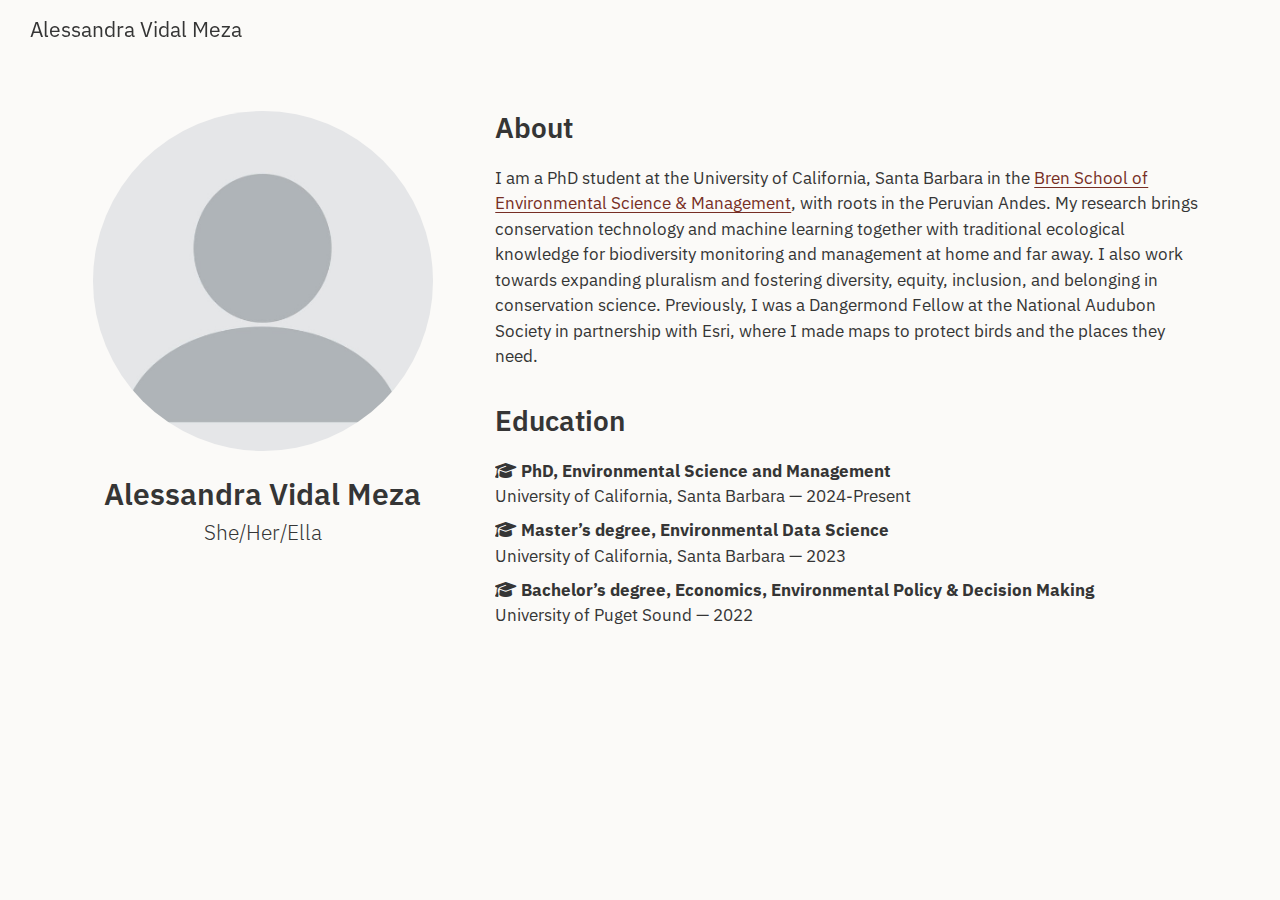
<file: docs/index.html>
<!DOCTYPE html>
<html xmlns="http://www.w3.org/1999/xhtml" lang="en" xml:lang="en"><head>

<meta charset="utf-8">
<meta name="generator" content="quarto-1.4.555">

<meta name="viewport" content="width=device-width, initial-scale=1.0, user-scalable=yes">


<title>Alessandra Vidal Meza</title>
<style>
code{white-space: pre-wrap;}
span.smallcaps{font-variant: small-caps;}
div.columns{display: flex; gap: min(4vw, 1.5em);}
div.column{flex: auto; overflow-x: auto;}
div.hanging-indent{margin-left: 1.5em; text-indent: -1.5em;}
ul.task-list{list-style: none;}
ul.task-list li input[type="checkbox"] {
  width: 0.8em;
  margin: 0 0.8em 0.2em -1em; /* quarto-specific, see https://github.com/quarto-dev/quarto-cli/issues/4556 */ 
  vertical-align: middle;
}
</style>


<script src="site_libs/quarto-nav/quarto-nav.js"></script>
<link href="./images/favicon.png" rel="icon" type="image/png">
<script src="site_libs/clipboard/clipboard.min.js"></script>
<script src="site_libs/quarto-html/quarto.js"></script>
<script src="site_libs/quarto-html/popper.min.js"></script>
<script src="site_libs/quarto-html/tippy.umd.min.js"></script>
<link href="site_libs/quarto-html/tippy.css" rel="stylesheet">
<link href="site_libs/quarto-html/quarto-syntax-highlighting.css" rel="stylesheet" id="quarto-text-highlighting-styles">
<script src="site_libs/bootstrap/bootstrap.min.js"></script>
<link href="site_libs/bootstrap/bootstrap-icons.css" rel="stylesheet">
<link href="site_libs/bootstrap/bootstrap.min.css" rel="stylesheet" id="quarto-bootstrap" data-mode="light">
<link href="site_libs/quarto-contrib/fontawesome6-0.1.0/all.css" rel="stylesheet">
<link href="site_libs/quarto-contrib/fontawesome6-0.1.0/latex-fontsize.css" rel="stylesheet">
<script id="quarto-search-options" type="application/json">{
  "language": {
    "search-no-results-text": "No results",
    "search-matching-documents-text": "matching documents",
    "search-copy-link-title": "Copy link to search",
    "search-hide-matches-text": "Hide additional matches",
    "search-more-match-text": "more match in this document",
    "search-more-matches-text": "more matches in this document",
    "search-clear-button-title": "Clear",
    "search-text-placeholder": "",
    "search-detached-cancel-button-title": "Cancel",
    "search-submit-button-title": "Submit",
    "search-label": "Search"
  }
}</script>


<link rel="stylesheet" href="styles.css">
</head>

<body class="nav-fixed">

<div id="quarto-search-results"></div>
  <header id="quarto-header" class="headroom fixed-top">
    <nav class="navbar navbar-expand-lg " data-bs-theme="dark">
      <div class="navbar-container container-fluid">
      <div class="navbar-brand-container mx-auto">
    <a class="navbar-brand" href="./index.html">
    <span class="navbar-title">Alessandra Vidal Meza</span>
    </a>
  </div>
        <div class="quarto-navbar-tools tools-end">
</div>
      </div> <!-- /container-fluid -->
    </nav>
</header>
<!-- content -->
<div id="quarto-content" class="quarto-container page-columns page-rows-contents page-layout-full page-navbar">
<!-- sidebar -->
<!-- margin-sidebar -->
    
<!-- main -->
<div class="quarto-about-trestles content column-page">
  <div class="about-entity">
    <img src="images/headshot.jpg" class="about-image
  round " style="height: 20em; width: 20em;">
<header id="title-block-header" class="quarto-title-block default">
<div class="quarto-title">
<h1 class="title">Alessandra Vidal Meza</h1>
<p class="subtitle lead">She/Her/Ella</p>
</div>
<div class="quarto-title-meta column-page">
  </div>
</header>
  </div>
  <div class="about-contents"><main class="content column-page" id="quarto-document-content">
<section id="about" class="level2">
<h2 data-anchor-id="about">About</h2>
<p>I am a PhD student at the University of California, Santa Barbara in the <a href="https://bren.ucsb.edu/">Bren School of Environmental Science &amp; Management</a>, with roots in the Peruvian Andes. My research brings conservation technology and machine learning together with traditional ecological knowledge for biodiversity monitoring and management at home and far away. I also work towards expanding pluralism and fostering diversity, equity, inclusion, and belonging in conservation science. Previously, I was a Dangermond Fellow at the National Audubon Society in partnership with Esri, where I made maps to protect birds and the places they need.</p>
</section>
<section id="education" class="level2">
<h2 data-anchor-id="education">Education</h2>
<dl>
<dt><i class="fa-solid fa-graduation-cap" aria-label="graduation-cap"></i> PhD, Environmental Science and Management</dt>
<dd>
University of California, Santa Barbara — 2024-Present
</dd>
<dt><i class="fa-solid fa-graduation-cap" aria-label="graduation-cap"></i> Master’s degree, Environmental Data Science</dt>
<dd>
University of California, Santa Barbara — 2023
</dd>
<dt><i class="fa-solid fa-graduation-cap" aria-label="graduation-cap"></i> Bachelor’s degree, Economics, Environmental Policy &amp; Decision Making</dt>
<dd>
University of Puget Sound — 2022
</dd>
</dl>


</section>
</main></div>
</div>
 <!-- /main -->
<script id="quarto-html-after-body" type="application/javascript">
window.document.addEventListener("DOMContentLoaded", function (event) {
  const toggleBodyColorMode = (bsSheetEl) => {
    const mode = bsSheetEl.getAttribute("data-mode");
    const bodyEl = window.document.querySelector("body");
    if (mode === "dark") {
      bodyEl.classList.add("quarto-dark");
      bodyEl.classList.remove("quarto-light");
    } else {
      bodyEl.classList.add("quarto-light");
      bodyEl.classList.remove("quarto-dark");
    }
  }
  const toggleBodyColorPrimary = () => {
    const bsSheetEl = window.document.querySelector("link#quarto-bootstrap");
    if (bsSheetEl) {
      toggleBodyColorMode(bsSheetEl);
    }
  }
  toggleBodyColorPrimary();  
  const isCodeAnnotation = (el) => {
    for (const clz of el.classList) {
      if (clz.startsWith('code-annotation-')) {                     
        return true;
      }
    }
    return false;
  }
  const clipboard = new window.ClipboardJS('.code-copy-button', {
    text: function(trigger) {
      const codeEl = trigger.previousElementSibling.cloneNode(true);
      for (const childEl of codeEl.children) {
        if (isCodeAnnotation(childEl)) {
          childEl.remove();
        }
      }
      return codeEl.innerText;
    }
  });
  clipboard.on('success', function(e) {
    // button target
    const button = e.trigger;
    // don't keep focus
    button.blur();
    // flash "checked"
    button.classList.add('code-copy-button-checked');
    var currentTitle = button.getAttribute("title");
    button.setAttribute("title", "Copied!");
    let tooltip;
    if (window.bootstrap) {
      button.setAttribute("data-bs-toggle", "tooltip");
      button.setAttribute("data-bs-placement", "left");
      button.setAttribute("data-bs-title", "Copied!");
      tooltip = new bootstrap.Tooltip(button, 
        { trigger: "manual", 
          customClass: "code-copy-button-tooltip",
          offset: [0, -8]});
      tooltip.show();    
    }
    setTimeout(function() {
      if (tooltip) {
        tooltip.hide();
        button.removeAttribute("data-bs-title");
        button.removeAttribute("data-bs-toggle");
        button.removeAttribute("data-bs-placement");
      }
      button.setAttribute("title", currentTitle);
      button.classList.remove('code-copy-button-checked');
    }, 1000);
    // clear code selection
    e.clearSelection();
  });
    var localhostRegex = new RegExp(/^(?:http|https):\/\/localhost\:?[0-9]*\//);
    var mailtoRegex = new RegExp(/^mailto:/);
      var filterRegex = new RegExp('/' + window.location.host + '/');
    var isInternal = (href) => {
        return filterRegex.test(href) || localhostRegex.test(href) || mailtoRegex.test(href);
    }
    // Inspect non-navigation links and adorn them if external
 	var links = window.document.querySelectorAll('a[href]:not(.nav-link):not(.navbar-brand):not(.toc-action):not(.sidebar-link):not(.sidebar-item-toggle):not(.pagination-link):not(.no-external):not([aria-hidden]):not(.dropdown-item):not(.quarto-navigation-tool)');
    for (var i=0; i<links.length; i++) {
      const link = links[i];
      if (!isInternal(link.href)) {
        // undo the damage that might have been done by quarto-nav.js in the case of
        // links that we want to consider external
        if (link.dataset.originalHref !== undefined) {
          link.href = link.dataset.originalHref;
        }
          // target, if specified
          link.setAttribute("target", "_blank");
          if (link.getAttribute("rel") === null) {
            link.setAttribute("rel", "noopener");
          }
      }
    }
  function tippyHover(el, contentFn, onTriggerFn, onUntriggerFn) {
    const config = {
      allowHTML: true,
      maxWidth: 500,
      delay: 100,
      arrow: false,
      appendTo: function(el) {
          return el.parentElement;
      },
      interactive: true,
      interactiveBorder: 10,
      theme: 'quarto',
      placement: 'bottom-start',
    };
    if (contentFn) {
      config.content = contentFn;
    }
    if (onTriggerFn) {
      config.onTrigger = onTriggerFn;
    }
    if (onUntriggerFn) {
      config.onUntrigger = onUntriggerFn;
    }
    window.tippy(el, config); 
  }
  const noterefs = window.document.querySelectorAll('a[role="doc-noteref"]');
  for (var i=0; i<noterefs.length; i++) {
    const ref = noterefs[i];
    tippyHover(ref, function() {
      // use id or data attribute instead here
      let href = ref.getAttribute('data-footnote-href') || ref.getAttribute('href');
      try { href = new URL(href).hash; } catch {}
      const id = href.replace(/^#\/?/, "");
      const note = window.document.getElementById(id);
      if (note) {
        return note.innerHTML;
      } else {
        return "";
      }
    });
  }
  const xrefs = window.document.querySelectorAll('a.quarto-xref');
  const processXRef = (id, note) => {
    // Strip column container classes
    const stripColumnClz = (el) => {
      el.classList.remove("page-full", "page-columns");
      if (el.children) {
        for (const child of el.children) {
          stripColumnClz(child);
        }
      }
    }
    stripColumnClz(note)
    if (id === null || id.startsWith('sec-')) {
      // Special case sections, only their first couple elements
      const container = document.createElement("div");
      if (note.children && note.children.length > 2) {
        container.appendChild(note.children[0].cloneNode(true));
        for (let i = 1; i < note.children.length; i++) {
          const child = note.children[i];
          if (child.tagName === "P" && child.innerText === "") {
            continue;
          } else {
            container.appendChild(child.cloneNode(true));
            break;
          }
        }
        if (window.Quarto?.typesetMath) {
          window.Quarto.typesetMath(container);
        }
        return container.innerHTML
      } else {
        if (window.Quarto?.typesetMath) {
          window.Quarto.typesetMath(note);
        }
        return note.innerHTML;
      }
    } else {
      // Remove any anchor links if they are present
      const anchorLink = note.querySelector('a.anchorjs-link');
      if (anchorLink) {
        anchorLink.remove();
      }
      if (window.Quarto?.typesetMath) {
        window.Quarto.typesetMath(note);
      }
      // TODO in 1.5, we should make sure this works without a callout special case
      if (note.classList.contains("callout")) {
        return note.outerHTML;
      } else {
        return note.innerHTML;
      }
    }
  }
  for (var i=0; i<xrefs.length; i++) {
    const xref = xrefs[i];
    tippyHover(xref, undefined, function(instance) {
      instance.disable();
      let url = xref.getAttribute('href');
      let hash = undefined; 
      if (url.startsWith('#')) {
        hash = url;
      } else {
        try { hash = new URL(url).hash; } catch {}
      }
      if (hash) {
        const id = hash.replace(/^#\/?/, "");
        const note = window.document.getElementById(id);
        if (note !== null) {
          try {
            const html = processXRef(id, note.cloneNode(true));
            instance.setContent(html);
          } finally {
            instance.enable();
            instance.show();
          }
        } else {
          // See if we can fetch this
          fetch(url.split('#')[0])
          .then(res => res.text())
          .then(html => {
            const parser = new DOMParser();
            const htmlDoc = parser.parseFromString(html, "text/html");
            const note = htmlDoc.getElementById(id);
            if (note !== null) {
              const html = processXRef(id, note);
              instance.setContent(html);
            } 
          }).finally(() => {
            instance.enable();
            instance.show();
          });
        }
      } else {
        // See if we can fetch a full url (with no hash to target)
        // This is a special case and we should probably do some content thinning / targeting
        fetch(url)
        .then(res => res.text())
        .then(html => {
          const parser = new DOMParser();
          const htmlDoc = parser.parseFromString(html, "text/html");
          const note = htmlDoc.querySelector('main.content');
          if (note !== null) {
            // This should only happen for chapter cross references
            // (since there is no id in the URL)
            // remove the first header
            if (note.children.length > 0 && note.children[0].tagName === "HEADER") {
              note.children[0].remove();
            }
            const html = processXRef(null, note);
            instance.setContent(html);
          } 
        }).finally(() => {
          instance.enable();
          instance.show();
        });
      }
    }, function(instance) {
    });
  }
      let selectedAnnoteEl;
      const selectorForAnnotation = ( cell, annotation) => {
        let cellAttr = 'data-code-cell="' + cell + '"';
        let lineAttr = 'data-code-annotation="' +  annotation + '"';
        const selector = 'span[' + cellAttr + '][' + lineAttr + ']';
        return selector;
      }
      const selectCodeLines = (annoteEl) => {
        const doc = window.document;
        const targetCell = annoteEl.getAttribute("data-target-cell");
        const targetAnnotation = annoteEl.getAttribute("data-target-annotation");
        const annoteSpan = window.document.querySelector(selectorForAnnotation(targetCell, targetAnnotation));
        const lines = annoteSpan.getAttribute("data-code-lines").split(",");
        const lineIds = lines.map((line) => {
          return targetCell + "-" + line;
        })
        let top = null;
        let height = null;
        let parent = null;
        if (lineIds.length > 0) {
            //compute the position of the single el (top and bottom and make a div)
            const el = window.document.getElementById(lineIds[0]);
            top = el.offsetTop;
            height = el.offsetHeight;
            parent = el.parentElement.parentElement;
          if (lineIds.length > 1) {
            const lastEl = window.document.getElementById(lineIds[lineIds.length - 1]);
            const bottom = lastEl.offsetTop + lastEl.offsetHeight;
            height = bottom - top;
          }
          if (top !== null && height !== null && parent !== null) {
            // cook up a div (if necessary) and position it 
            let div = window.document.getElementById("code-annotation-line-highlight");
            if (div === null) {
              div = window.document.createElement("div");
              div.setAttribute("id", "code-annotation-line-highlight");
              div.style.position = 'absolute';
              parent.appendChild(div);
            }
            div.style.top = top - 2 + "px";
            div.style.height = height + 4 + "px";
            div.style.left = 0;
            let gutterDiv = window.document.getElementById("code-annotation-line-highlight-gutter");
            if (gutterDiv === null) {
              gutterDiv = window.document.createElement("div");
              gutterDiv.setAttribute("id", "code-annotation-line-highlight-gutter");
              gutterDiv.style.position = 'absolute';
              const codeCell = window.document.getElementById(targetCell);
              const gutter = codeCell.querySelector('.code-annotation-gutter');
              gutter.appendChild(gutterDiv);
            }
            gutterDiv.style.top = top - 2 + "px";
            gutterDiv.style.height = height + 4 + "px";
          }
          selectedAnnoteEl = annoteEl;
        }
      };
      const unselectCodeLines = () => {
        const elementsIds = ["code-annotation-line-highlight", "code-annotation-line-highlight-gutter"];
        elementsIds.forEach((elId) => {
          const div = window.document.getElementById(elId);
          if (div) {
            div.remove();
          }
        });
        selectedAnnoteEl = undefined;
      };
        // Handle positioning of the toggle
    window.addEventListener(
      "resize",
      throttle(() => {
        elRect = undefined;
        if (selectedAnnoteEl) {
          selectCodeLines(selectedAnnoteEl);
        }
      }, 10)
    );
    function throttle(fn, ms) {
    let throttle = false;
    let timer;
      return (...args) => {
        if(!throttle) { // first call gets through
            fn.apply(this, args);
            throttle = true;
        } else { // all the others get throttled
            if(timer) clearTimeout(timer); // cancel #2
            timer = setTimeout(() => {
              fn.apply(this, args);
              timer = throttle = false;
            }, ms);
        }
      };
    }
      // Attach click handler to the DT
      const annoteDls = window.document.querySelectorAll('dt[data-target-cell]');
      for (const annoteDlNode of annoteDls) {
        annoteDlNode.addEventListener('click', (event) => {
          const clickedEl = event.target;
          if (clickedEl !== selectedAnnoteEl) {
            unselectCodeLines();
            const activeEl = window.document.querySelector('dt[data-target-cell].code-annotation-active');
            if (activeEl) {
              activeEl.classList.remove('code-annotation-active');
            }
            selectCodeLines(clickedEl);
            clickedEl.classList.add('code-annotation-active');
          } else {
            // Unselect the line
            unselectCodeLines();
            clickedEl.classList.remove('code-annotation-active');
          }
        });
      }
  const findCites = (el) => {
    const parentEl = el.parentElement;
    if (parentEl) {
      const cites = parentEl.dataset.cites;
      if (cites) {
        return {
          el,
          cites: cites.split(' ')
        };
      } else {
        return findCites(el.parentElement)
      }
    } else {
      return undefined;
    }
  };
  var bibliorefs = window.document.querySelectorAll('a[role="doc-biblioref"]');
  for (var i=0; i<bibliorefs.length; i++) {
    const ref = bibliorefs[i];
    const citeInfo = findCites(ref);
    if (citeInfo) {
      tippyHover(citeInfo.el, function() {
        var popup = window.document.createElement('div');
        citeInfo.cites.forEach(function(cite) {
          var citeDiv = window.document.createElement('div');
          citeDiv.classList.add('hanging-indent');
          citeDiv.classList.add('csl-entry');
          var biblioDiv = window.document.getElementById('ref-' + cite);
          if (biblioDiv) {
            citeDiv.innerHTML = biblioDiv.innerHTML;
          }
          popup.appendChild(citeDiv);
        });
        return popup.innerHTML;
      });
    }
  }
});
</script>
</div> <!-- /content -->




</body></html>
</file>
<file: docs/site_libs/quarto-html/tippy.css>
.tippy-box[data-animation=fade][data-state=hidden]{opacity:0}[data-tippy-root]{max-width:calc(100vw - 10px)}.tippy-box{position:relative;background-color:#333;color:#fff;border-radius:4px;font-size:14px;line-height:1.4;white-space:normal;outline:0;transition-property:transform,visibility,opacity}.tippy-box[data-placement^=top]>.tippy-arrow{bottom:0}.tippy-box[data-placement^=top]>.tippy-arrow:before{bottom:-7px;left:0;border-width:8px 8px 0;border-top-color:initial;transform-origin:center top}.tippy-box[data-placement^=bottom]>.tippy-arrow{top:0}.tippy-box[data-placement^=bottom]>.tippy-arrow:before{top:-7px;left:0;border-width:0 8px 8px;border-bottom-color:initial;transform-origin:center bottom}.tippy-box[data-placement^=left]>.tippy-arrow{right:0}.tippy-box[data-placement^=left]>.tippy-arrow:before{border-width:8px 0 8px 8px;border-left-color:initial;right:-7px;transform-origin:center left}.tippy-box[data-placement^=right]>.tippy-arrow{left:0}.tippy-box[data-placement^=right]>.tippy-arrow:before{left:-7px;border-width:8px 8px 8px 0;border-right-color:initial;transform-origin:center right}.tippy-box[data-inertia][data-state=visible]{transition-timing-function:cubic-bezier(.54,1.5,.38,1.11)}.tippy-arrow{width:16px;height:16px;color:#333}.tippy-arrow:before{content:"";position:absolute;border-color:transparent;border-style:solid}.tippy-content{position:relative;padding:5px 9px;z-index:1}
</file>
<file: docs/site_libs/quarto-html/quarto-syntax-highlighting.css>
/* quarto syntax highlight colors */
:root {
  --quarto-hl-ot-color: #003B4F;
  --quarto-hl-at-color: #657422;
  --quarto-hl-ss-color: #20794D;
  --quarto-hl-an-color: #5E5E5E;
  --quarto-hl-fu-color: #4758AB;
  --quarto-hl-st-color: #20794D;
  --quarto-hl-cf-color: #003B4F;
  --quarto-hl-op-color: #5E5E5E;
  --quarto-hl-er-color: #AD0000;
  --quarto-hl-bn-color: #AD0000;
  --quarto-hl-al-color: #AD0000;
  --quarto-hl-va-color: #111111;
  --quarto-hl-bu-color: inherit;
  --quarto-hl-ex-color: inherit;
  --quarto-hl-pp-color: #AD0000;
  --quarto-hl-in-color: #5E5E5E;
  --quarto-hl-vs-color: #20794D;
  --quarto-hl-wa-color: #5E5E5E;
  --quarto-hl-do-color: #5E5E5E;
  --quarto-hl-im-color: #00769E;
  --quarto-hl-ch-color: #20794D;
  --quarto-hl-dt-color: #AD0000;
  --quarto-hl-fl-color: #AD0000;
  --quarto-hl-co-color: #5E5E5E;
  --quarto-hl-cv-color: #5E5E5E;
  --quarto-hl-cn-color: #8f5902;
  --quarto-hl-sc-color: #5E5E5E;
  --quarto-hl-dv-color: #AD0000;
  --quarto-hl-kw-color: #003B4F;
}

/* other quarto variables */
:root {
  --quarto-font-monospace: SFMono-Regular, Menlo, Monaco, Consolas, "Liberation Mono", "Courier New", monospace;
}

pre > code.sourceCode > span {
  color: #003B4F;
}

code span {
  color: #003B4F;
}

code.sourceCode > span {
  color: #003B4F;
}

div.sourceCode,
div.sourceCode pre.sourceCode {
  color: #003B4F;
}

code span.ot {
  color: #003B4F;
  font-style: inherit;
}

code span.at {
  color: #657422;
  font-style: inherit;
}

code span.ss {
  color: #20794D;
  font-style: inherit;
}

code span.an {
  color: #5E5E5E;
  font-style: inherit;
}

code span.fu {
  color: #4758AB;
  font-style: inherit;
}

code span.st {
  color: #20794D;
  font-style: inherit;
}

code span.cf {
  color: #003B4F;
  font-style: inherit;
}

code span.op {
  color: #5E5E5E;
  font-style: inherit;
}

code span.er {
  color: #AD0000;
  font-style: inherit;
}

code span.bn {
  color: #AD0000;
  font-style: inherit;
}

code span.al {
  color: #AD0000;
  font-style: inherit;
}

code span.va {
  color: #111111;
  font-style: inherit;
}

code span.bu {
  font-style: inherit;
}

code span.ex {
  font-style: inherit;
}

code span.pp {
  color: #AD0000;
  font-style: inherit;
}

code span.in {
  color: #5E5E5E;
  font-style: inherit;
}

code span.vs {
  color: #20794D;
  font-style: inherit;
}

code span.wa {
  color: #5E5E5E;
  font-style: italic;
}

code span.do {
  color: #5E5E5E;
  font-style: italic;
}

code span.im {
  color: #00769E;
  font-style: inherit;
}

code span.ch {
  color: #20794D;
  font-style: inherit;
}

code span.dt {
  color: #AD0000;
  font-style: inherit;
}

code span.fl {
  color: #AD0000;
  font-style: inherit;
}

code span.co {
  color: #5E5E5E;
  font-style: inherit;
}

code span.cv {
  color: #5E5E5E;
  font-style: italic;
}

code span.cn {
  color: #8f5902;
  font-style: inherit;
}

code span.sc {
  color: #5E5E5E;
  font-style: inherit;
}

code span.dv {
  color: #AD0000;
  font-style: inherit;
}

code span.kw {
  color: #003B4F;
  font-style: inherit;
}

.prevent-inlining {
  content: "</";
}

/*# sourceMappingURL=debc5d5d77c3f9108843748ff7464032.css.map */
</file>
<file: docs/site_libs/quarto-contrib/fontawesome6-0.1.0/latex-fontsize.css>
.fa-tiny {
  font-size: 0.5em;
}
.fa-scriptsize {
  font-size: 0.7em;
}
.fa-footnotesize {
  font-size: 0.8em;
}
.fa-small {
  font-size: 0.9em;
}
.fa-normalsize {
  font-size: 1em;
}
.fa-large {
  font-size: 1.2em;
}
.fa-Large {
  font-size: 1.5em;
}
.fa-LARGE {
  font-size: 1.75em;
}
.fa-huge {
  font-size: 2em;
}
.fa-Huge {
  font-size: 2.5em;
}
</file>
<file: docs/styles.css>
/* Remove border line between side and main about panel */
div.quarto-about-trestles .about-contents {
  border-left: 0px;
}

/* Set padding for side about panel */
div.quarto-about-trestles .about-entity {
  padding-left: 0.75em;
}

/* Define media query for devices with a minimum width of 992p (desktop view) */
@media (min-width: 992px){
  div.quarto-about-trestles .about-entity {
    /* Set flex container in desktop view */
    flex: 0 0 35%;
    /* Remove padding for side about panel in desktop view */
    padding-left: 0em;
  }
}
</file>
